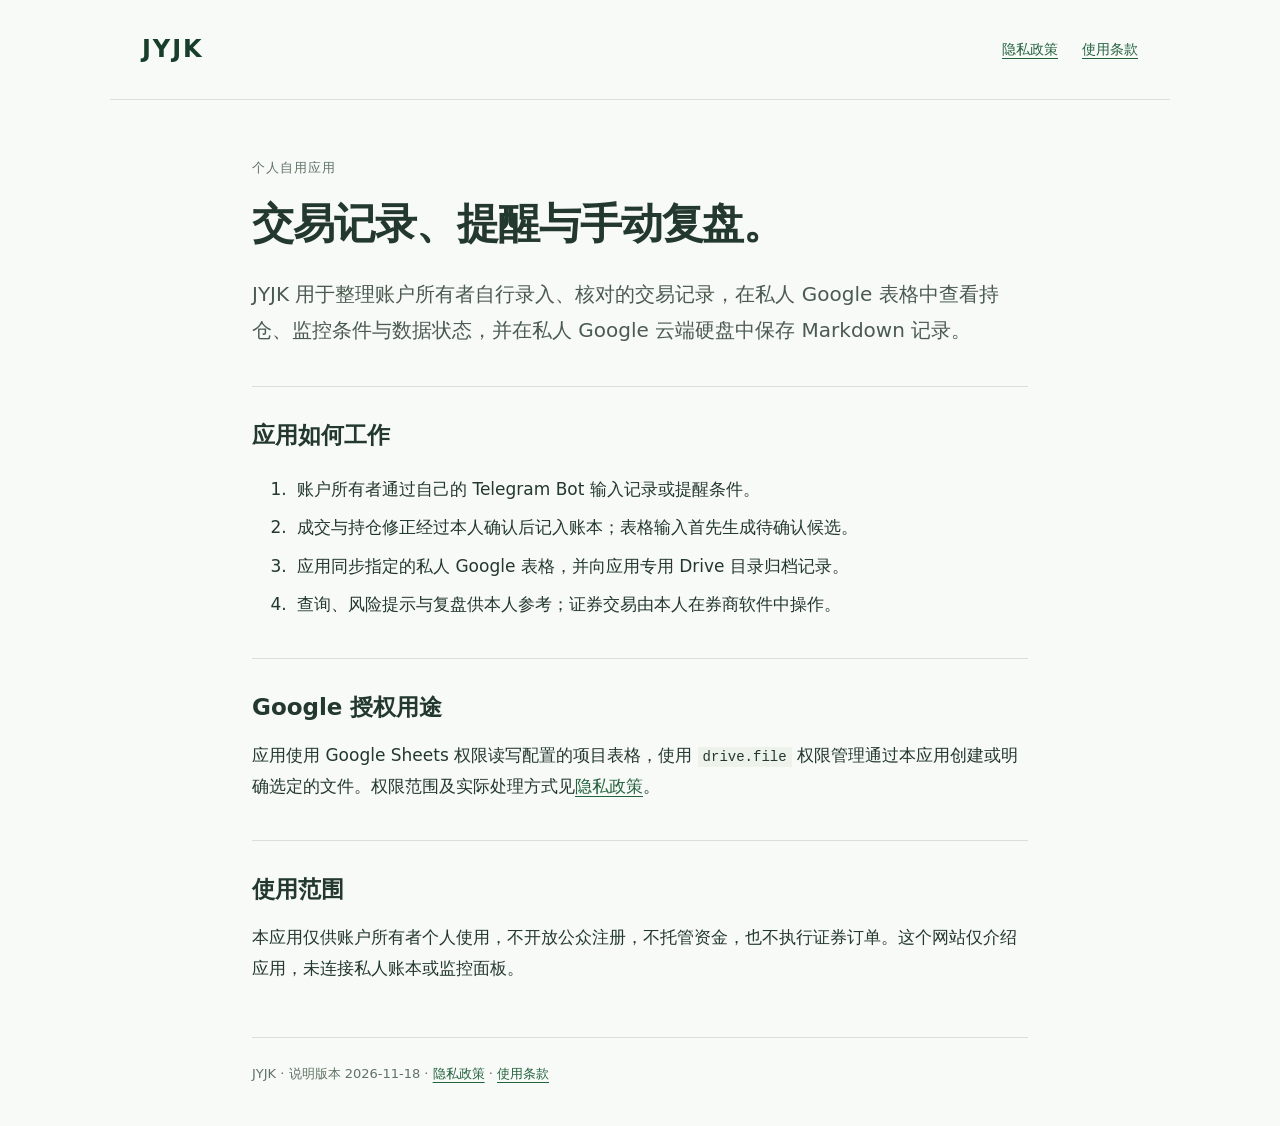
<file: index.html>
<!doctype html>
<html lang="zh-CN">
<head>
<meta name="google-site-verification" content="FyUool7d5dvNjI5yx-rqc5xie_lGNw_8eJ6VnqX19LQ" />
<meta charset="utf-8">
<meta name="viewport" content="width=device-width,initial-scale=1">
<title>JYJK · 个人交易记录与监控</title>
<link rel="stylesheet" href="style.css">
</head>
<body>
<header><a href="index.html" class="brand">JYJK</a><nav><a href="privacy.html">隐私政策</a><a href="terms.html">使用条款</a></nav></header>
<main>
<p class="eyebrow">个人自用应用</p>
<h1>交易记录、提醒与手动复盘。</h1>
<p class="lead">JYJK 用于整理账户所有者自行录入、核对的交易记录，在私人 Google 表格中查看持仓、监控条件与数据状态，并在私人 Google 云端硬盘中保存 Markdown 记录。</p>
<section><h2>应用如何工作</h2><ol><li>账户所有者通过自己的 Telegram Bot 输入记录或提醒条件。</li><li>成交与持仓修正经过本人确认后记入账本；表格输入首先生成待确认候选。</li><li>应用同步指定的私人 Google 表格，并向应用专用 Drive 目录归档记录。</li><li>查询、风险提示与复盘供本人参考；证券交易由本人在券商软件中操作。</li></ol></section>
<section><h2>Google 授权用途</h2><p>应用使用 Google Sheets 权限读写配置的项目表格，使用 <code>drive.file</code> 权限管理通过本应用创建或明确选定的文件。权限范围及实际处理方式见<a href="privacy.html">隐私政策</a>。</p></section>
<section><h2>使用范围</h2><p>本应用仅供账户所有者个人使用，不开放公众注册，不托管资金，也不执行证券订单。这个网站仅介绍应用，未连接私人账本或监控面板。</p></section>
<footer>JYJK · 说明版本 2026-11-18 · <a href="privacy.html">隐私政策</a> · <a href="terms.html">使用条款</a></footer>
</main>
</body>
</html>
</file>
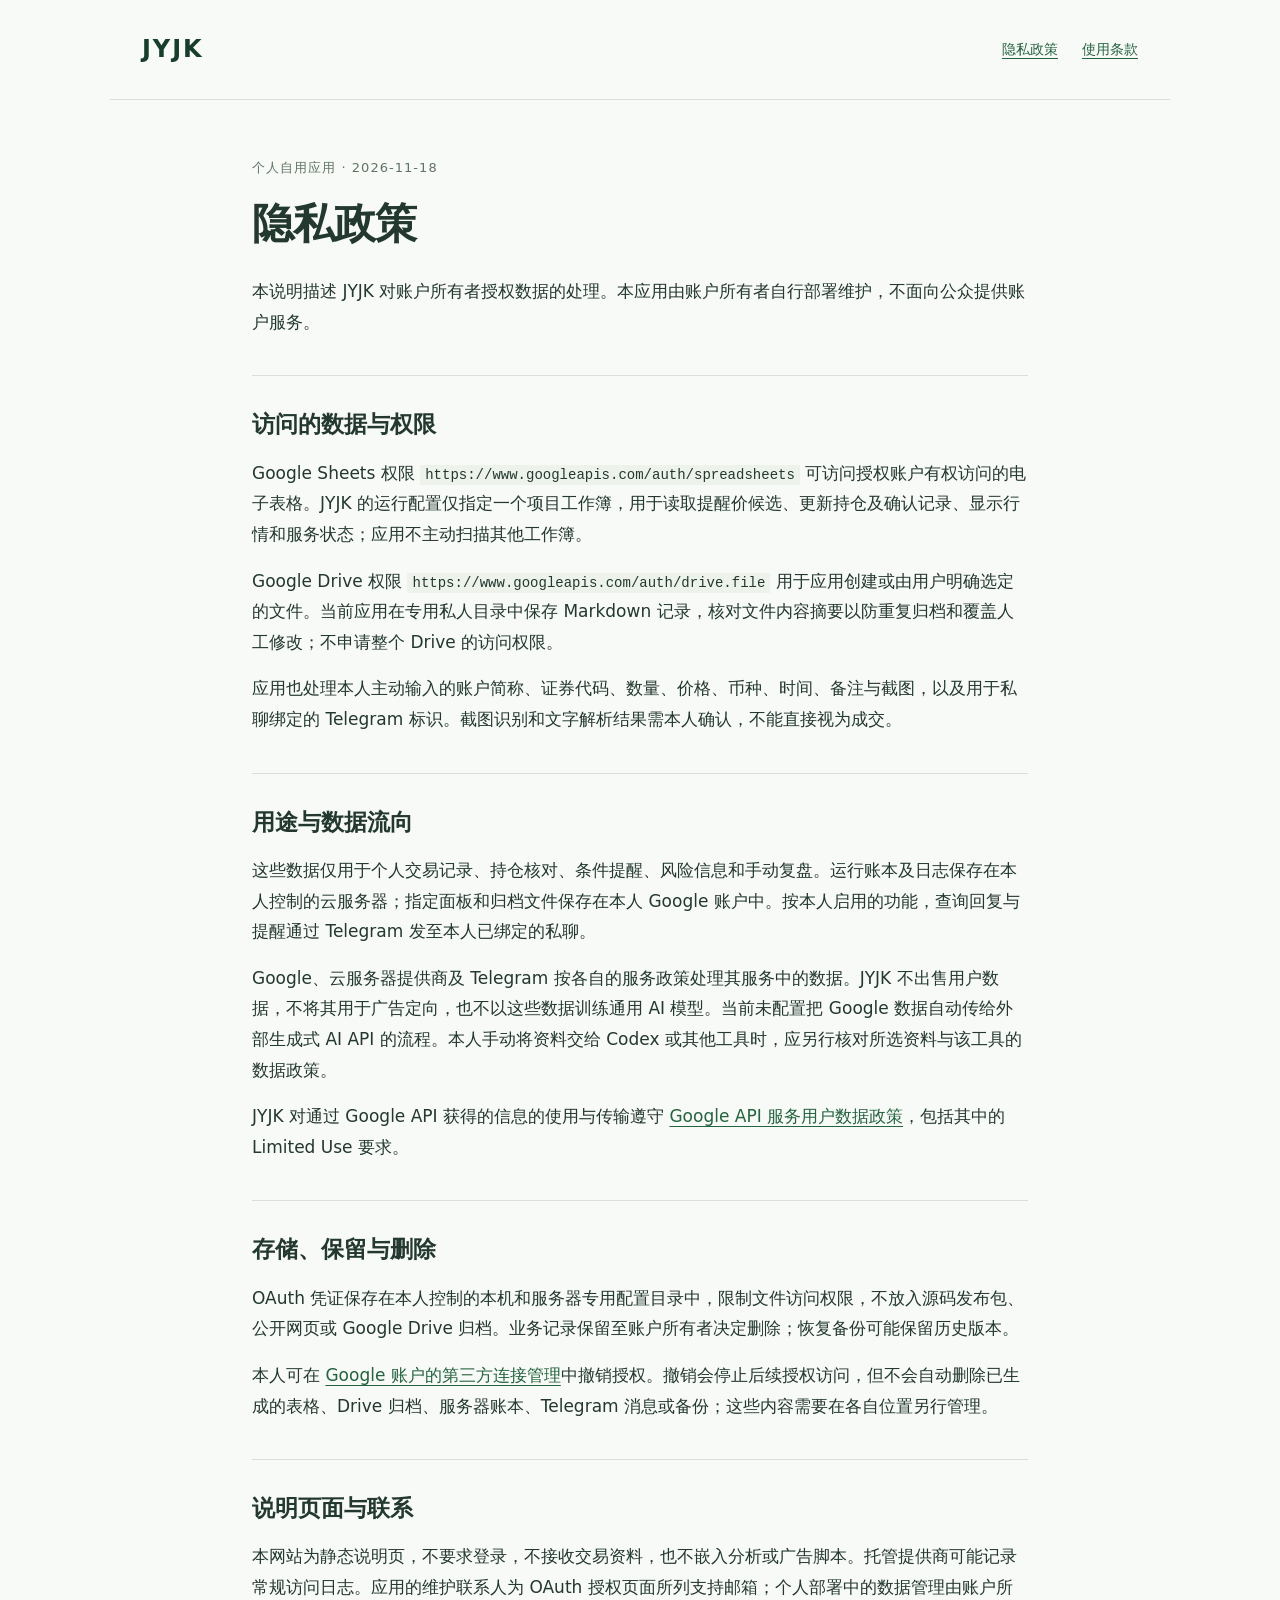
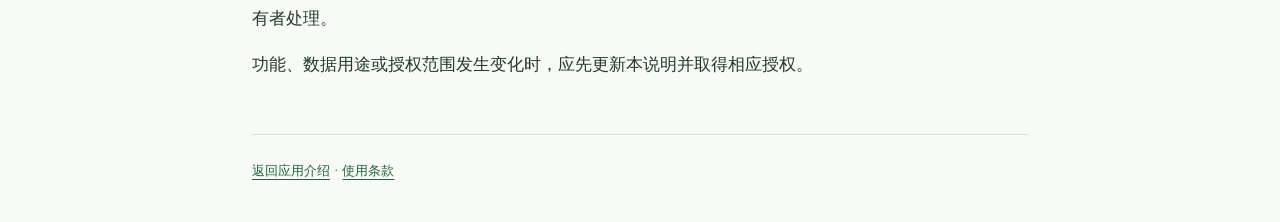
<file: privacy.html>
<!doctype html>
<html lang="zh-CN">
<meta charset="utf-8">
<meta name="viewport" content="width=device-width,initial-scale=1">
<title>JYJK · 隐私政策</title>
<link rel="stylesheet" href="style.css">
<header><a href="index.html" class="brand">JYJK</a><nav><a href="privacy.html" aria-current="page">隐私政策</a><a href="terms.html">使用条款</a></nav></header>
<main>
<p class="eyebrow">个人自用应用 · 2026-11-18</p><h1>隐私政策</h1>
<p>本说明描述 JYJK 对账户所有者授权数据的处理。本应用由账户所有者自行部署维护，不面向公众提供账户服务。</p>
<section><h2>访问的数据与权限</h2><p>Google Sheets 权限 <code>https://www.googleapis.com/auth/spreadsheets</code> 可访问授权账户有权访问的电子表格。JYJK 的运行配置仅指定一个项目工作簿，用于读取提醒价候选、更新持仓及确认记录、显示行情和服务状态；应用不主动扫描其他工作簿。</p><p>Google Drive 权限 <code>https://www.googleapis.com/auth/drive.file</code> 用于应用创建或由用户明确选定的文件。当前应用在专用私人目录中保存 Markdown 记录，核对文件内容摘要以防重复归档和覆盖人工修改；不申请整个 Drive 的访问权限。</p><p>应用也处理本人主动输入的账户简称、证券代码、数量、价格、币种、时间、备注与截图，以及用于私聊绑定的 Telegram 标识。截图识别和文字解析结果需本人确认，不能直接视为成交。</p></section>
<section><h2>用途与数据流向</h2><p>这些数据仅用于个人交易记录、持仓核对、条件提醒、风险信息和手动复盘。运行账本及日志保存在本人控制的云服务器；指定面板和归档文件保存在本人 Google 账户中。按本人启用的功能，查询回复与提醒通过 Telegram 发至本人已绑定的私聊。</p><p>Google、云服务器提供商及 Telegram 按各自的服务政策处理其服务中的数据。JYJK 不出售用户数据，不将其用于广告定向，也不以这些数据训练通用 AI 模型。当前未配置把 Google 数据自动传给外部生成式 AI API 的流程。本人手动将资料交给 Codex 或其他工具时，应另行核对所选资料与该工具的数据政策。</p><p>JYJK 对通过 Google API 获得的信息的使用与传输遵守 <a href="https://developers.google.com/terms/api-services-user-data-policy">Google API 服务用户数据政策</a>，包括其中的 Limited Use 要求。</p></section>
<section><h2>存储、保留与删除</h2><p>OAuth 凭证保存在本人控制的本机和服务器专用配置目录中，限制文件访问权限，不放入源码发布包、公开网页或 Google Drive 归档。业务记录保留至账户所有者决定删除；恢复备份可能保留历史版本。</p><p>本人可在 <a href="https://myaccount.google.com/connections">Google 账户的第三方连接管理</a>中撤销授权。撤销会停止后续授权访问，但不会自动删除已生成的表格、Drive 归档、服务器账本、Telegram 消息或备份；这些内容需要在各自位置另行管理。</p></section>
<section><h2>说明页面与联系</h2><p>本网站为静态说明页，不要求登录，不接收交易资料，也不嵌入分析或广告脚本。托管提供商可能记录常规访问日志。应用的维护联系人为 OAuth 授权页面所列支持邮箱；个人部署中的数据管理由账户所有者处理。</p><p>功能、数据用途或授权范围发生变化时，应先更新本说明并取得相应授权。</p></section>
<footer><a href="index.html">返回应用介绍</a> · <a href="terms.html">使用条款</a></footer>
</main>
</html>
</file>
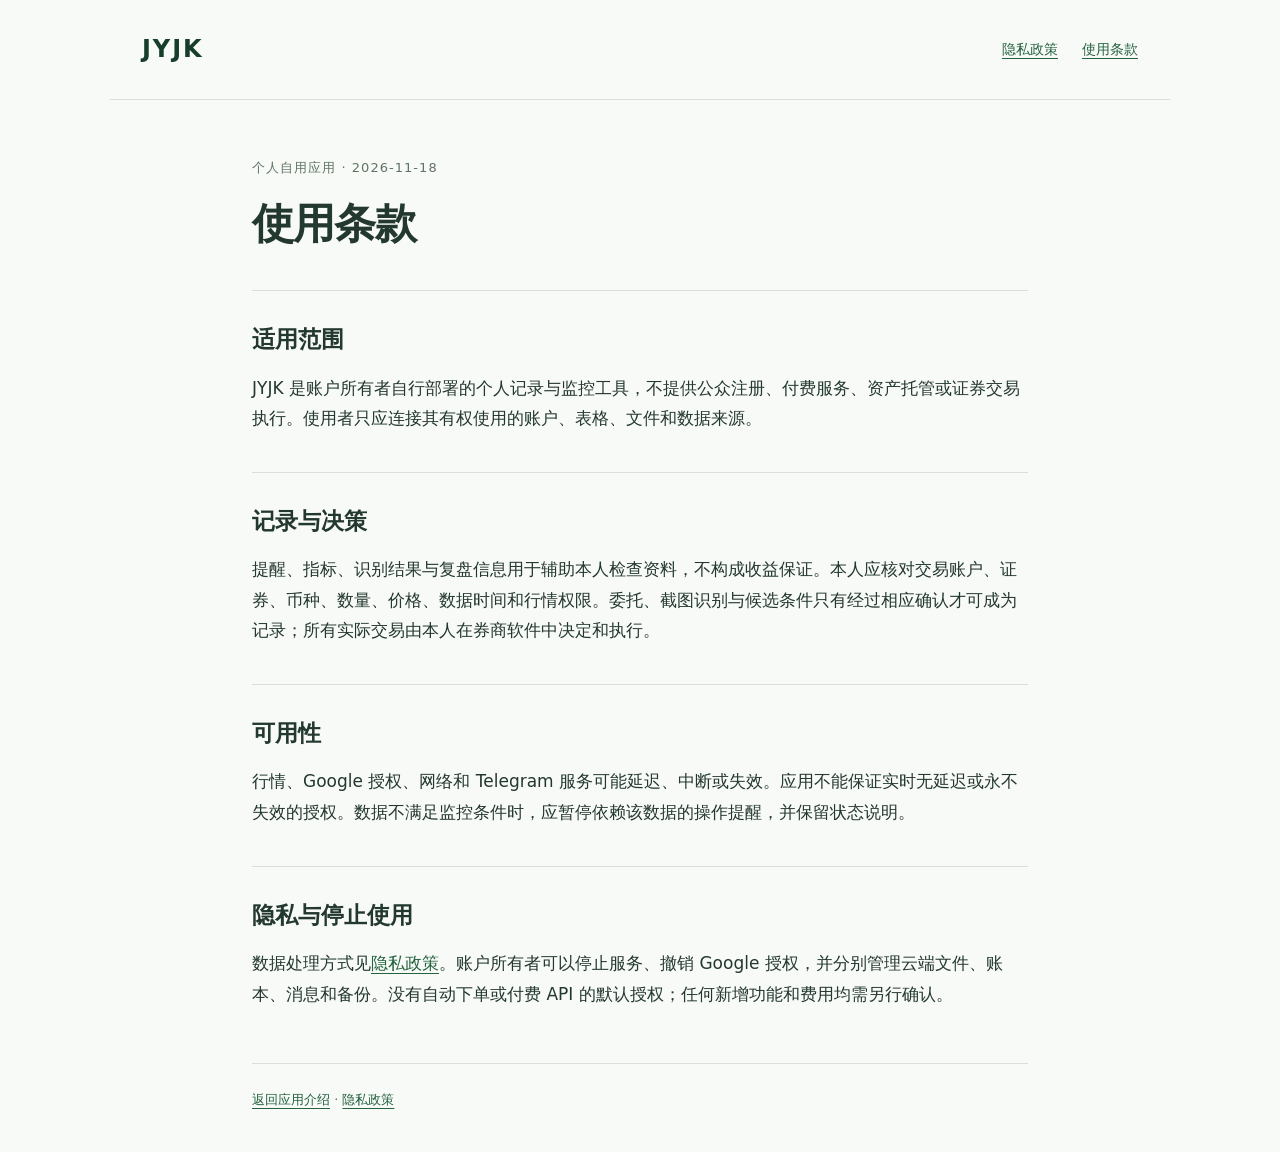
<file: terms.html>
<!doctype html>
<html lang="zh-CN">
<meta charset="utf-8">
<meta name="viewport" content="width=device-width,initial-scale=1">
<title>JYJK · 使用条款</title>
<link rel="stylesheet" href="style.css">
<header><a href="index.html" class="brand">JYJK</a><nav><a href="privacy.html">隐私政策</a><a href="terms.html" aria-current="page">使用条款</a></nav></header>
<main>
<p class="eyebrow">个人自用应用 · 2026-11-18</p><h1>使用条款</h1>
<section><h2>适用范围</h2><p>JYJK 是账户所有者自行部署的个人记录与监控工具，不提供公众注册、付费服务、资产托管或证券交易执行。使用者只应连接其有权使用的账户、表格、文件和数据来源。</p></section>
<section><h2>记录与决策</h2><p>提醒、指标、识别结果与复盘信息用于辅助本人检查资料，不构成收益保证。本人应核对交易账户、证券、币种、数量、价格、数据时间和行情权限。委托、截图识别与候选条件只有经过相应确认才可成为记录；所有实际交易由本人在券商软件中决定和执行。</p></section>
<section><h2>可用性</h2><p>行情、Google 授权、网络和 Telegram 服务可能延迟、中断或失效。应用不能保证实时无延迟或永不失效的授权。数据不满足监控条件时，应暂停依赖该数据的操作提醒，并保留状态说明。</p></section>
<section><h2>隐私与停止使用</h2><p>数据处理方式见<a href="privacy.html">隐私政策</a>。账户所有者可以停止服务、撤销 Google 授权，并分别管理云端文件、账本、消息和备份。没有自动下单或付费 API 的默认授权；任何新增功能和费用均需另行确认。</p></section>
<footer><a href="index.html">返回应用介绍</a> · <a href="privacy.html">隐私政策</a></footer>
</main>
</html>
</file>
<file: style.css>
:root{color-scheme:light;font-family:system-ui,-apple-system,"PingFang SC","Microsoft YaHei",sans-serif;color:#23382f;background:#f8faf7;font-size:17px;line-height:1.8}*{box-sizing:border-box}body{margin:0}header{max-width:1060px;margin:auto;padding:28px 32px;display:flex;justify-content:space-between;gap:24px;border-bottom:1px solid #d8e0d7}.brand{font-size:24px;font-weight:750;letter-spacing:.08em;color:#173e2a;text-decoration:none}nav{display:flex;gap:24px;align-items:center;font-size:14px}a{color:#24633e;text-underline-offset:4px}a:hover{color:#123d25}main{max-width:840px;margin:auto;padding:56px 32px 40px}h1{font-size:clamp(28px,5vw,42px);line-height:1.35;letter-spacing:-.025em;font-weight:650;margin:12px 0 24px}h2{font-size:23px;font-weight:650;margin:0 0 12px}p{margin:0 0 16px}.eyebrow{font-size:13px;letter-spacing:.08em;color:#607465}.lead{font-size:20px;color:#4b5b50}section{margin-top:38px;padding-top:28px;border-top:1px solid #d8e0d7}li{padding-left:5px;margin:8px 0}code{font-size:14px;background:#edf2eb;padding:2px 5px;overflow-wrap:anywhere}footer{margin-top:54px;padding-top:24px;border-top:1px solid #d8e0d7;font-size:13px;color:#607465}@media(max-width:550px){header{padding:20px;align-items:flex-start}nav{gap:14px}main{padding:38px 20px}.lead{font-size:18px}}
</file>
